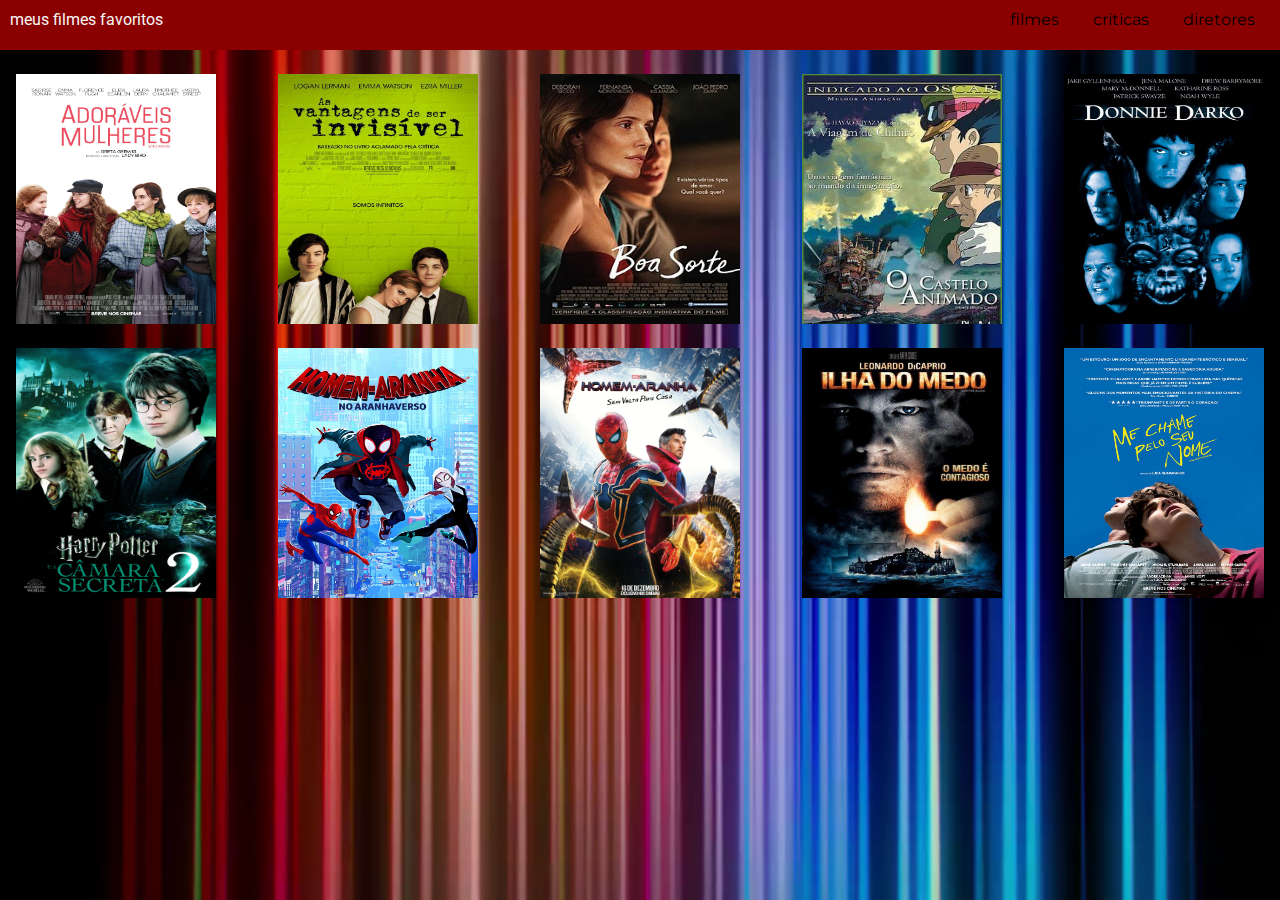
<file: index.html>
<!DOCTYPE html>
<html lang="PT-BR">
<head>
    <meta charset="UTF-8">
    <meta http-equiv="X-UA-Compatible" content="IE=edge">
    <meta name="viewport" content="width=device-width, initial-scale=1.0">
    <title>filmes favoritos</title>
    <link rel="stylesheet" href="./style/style.css">
</head>
<body>
    <header class="cabecalho">
        <p class="paragrafo-cabecalho">meus filmes favoritos</p>
      <nav class="navegacao-cabecalho">
        <a class="link-cabecalho" href="index.html">filmes</a>
        <a class="link-cabecalho" href="criticas.html">criticas</a>
        <a class="link-cabecalho" href="diretores.html">diretores</a>
      </nav>
    </header>
    <img class="fundo" src="./imagens/tela-de-fundo.png" alt="fundo">
    <main class="conteudo">
       
       <div class="imagensdiv">
         <img class="imagens" src="./imagens/adoraveis-mulheres.webp" alt="filme adoraveis mulheres">
         <img class="imagens" src="./imagens/as-vantagens-de-ser-invisivel.jpg" alt="filme as vantagens de ser invisivel">
         <img class="imagens" src="./imagens/Boa_Sorte.jpg" alt="filme boa sorte">
         <img class="imagens" src="./imagens/castelo-animado.jpg" alt="castelo animado">
         <img class="imagens" src="./imagens/donnie-darko.jpg" alt="donnie darko">
        </div>
        <div class="imagensdiv">
            <img class="imagens" src="./imagens/harry-potter.webp" alt="harry potter">
            <img class="imagens" src="./imagens/homem-aranha-no-aranhaverso.jpg" alt="homem aranha no aranha verso">
            <img class="imagens" src="./imagens/homem-aranha.webp" alt="homem-aranha">
            <img class="imagens" src="./imagens/ilha-do-medo.jpg" alt="ilha-do-medo">
            <img class="imagens" src="./imagens/me-chame-pelo-seu-nome.jpg" alt="me-chame-pelo-seu-nome">
        </div>
    </main>

    <footer></footer>
</body>
</html>
</file>
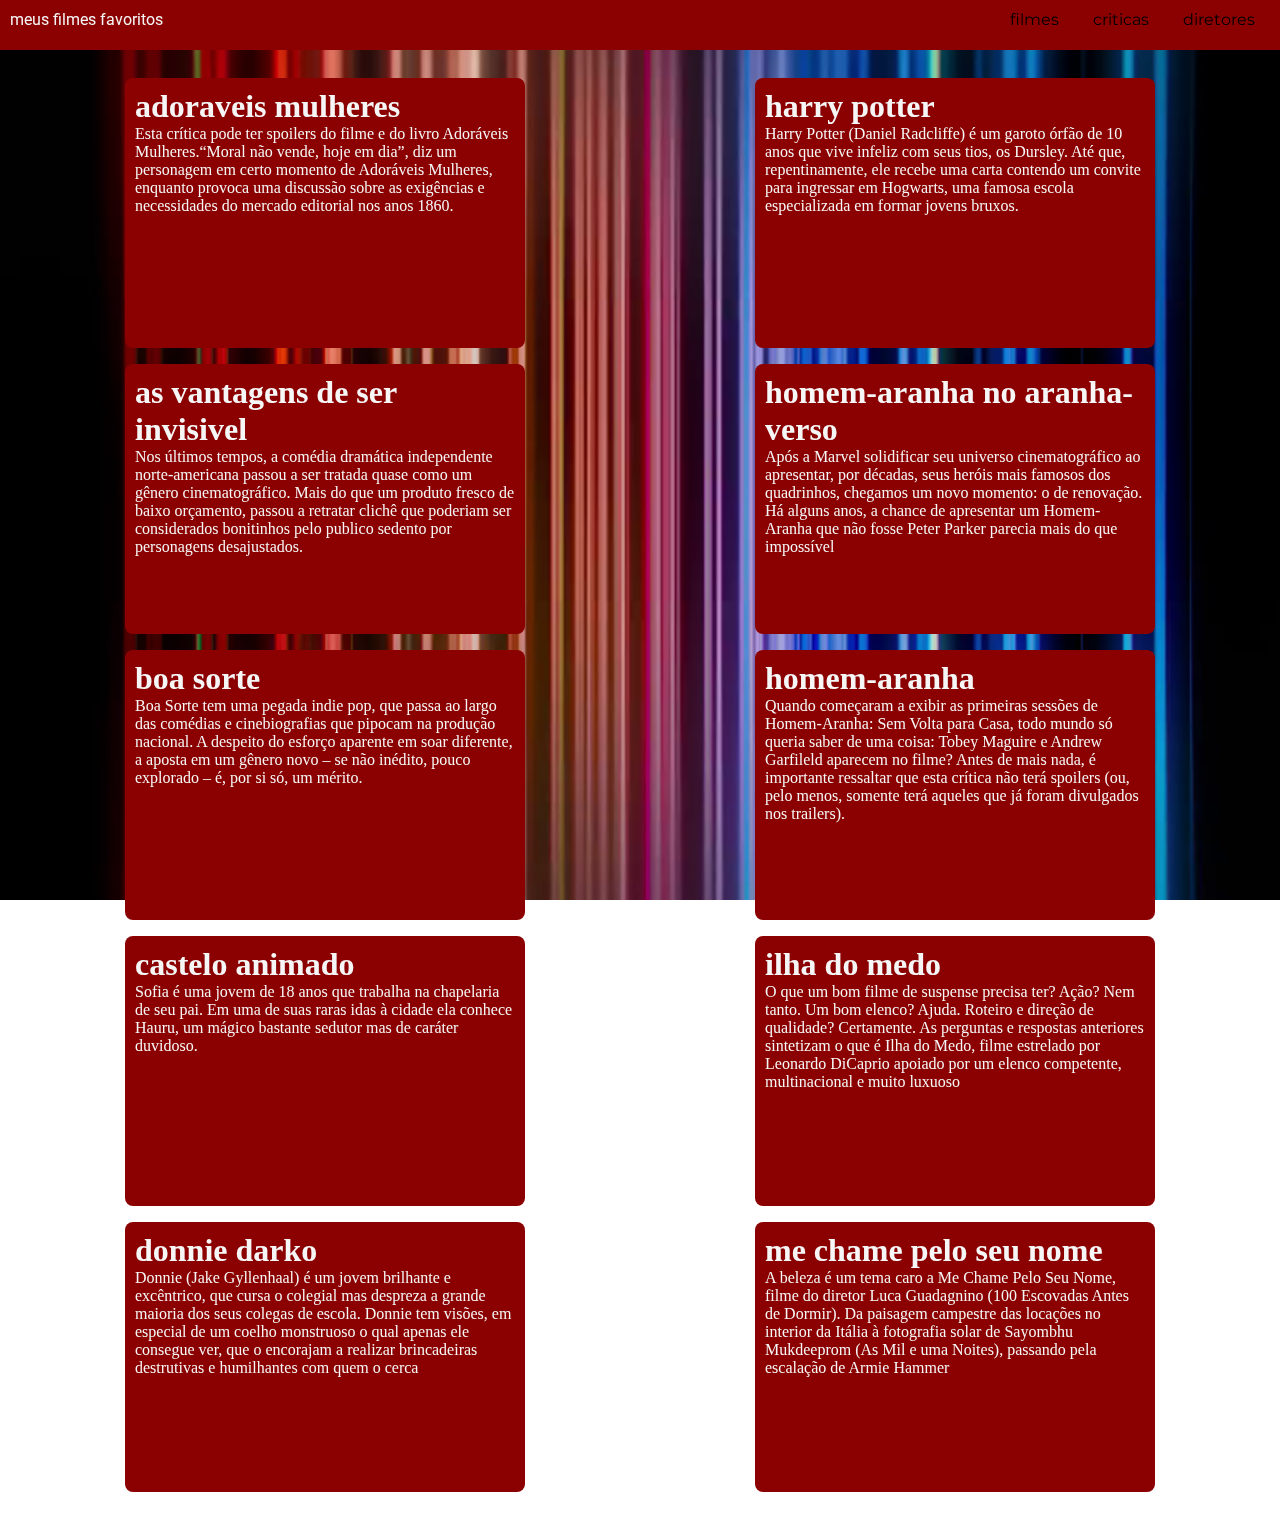
<file: criticas.html>
<!DOCTYPE html>
<html lang="PT-BR">
<head>
    <meta charset="UTF-8">
    <meta http-equiv="X-UA-Compatible" content="IE=edge">
    <meta name="viewport" content="width=device-width, initial-scale=1.0">
    <title>criticas</title>
    <link rel="stylesheet" href="./style/style.css">
</head>
<body>
    <header class="cabecalho">
        <p class="paragrafo-cabecalho">meus filmes favoritos</p>
      <nav class="navegacao-cabecalho">
        <a class="link-cabecalho" href="index.html">filmes</a>
        <a class="link-cabecalho" href="criticas.html">criticas</a>
        <a class="link-cabecalho" href="diretores.html">diretores</a>
      </nav>
    </header>
    <img class="fundo" src="./imagens/tela-de-fundo.png" alt="fundo">
    <main class="conteudocriticas">
       <section>
        <div class="criticas">
          <h1>adoraveis mulheres</h1>
          <p>Esta crítica pode ter spoilers do filme e do livro Adoráveis Mulheres.“Moral não vende, hoje em dia”, diz um personagem em certo momento de Adoráveis Mulheres, enquanto provoca uma discussão sobre as exigências e necessidades do mercado editorial nos anos 1860.  </p>
        </div>
        <div class="criticas">
          <h1>as vantagens de ser invisivel</h1>
          <p>Nos últimos tempos, a comédia dramática independente norte-americana passou a ser tratada quase como um gênero cinematográfico. Mais do que um produto fresco de baixo orçamento, passou a retratar clichê que poderiam ser considerados bonitinhos pelo publico sedento por personagens desajustados.</p>
        </div>
        <div class="criticas">
          <h1>boa sorte</h1>
          <p>Boa Sorte tem uma pegada indie pop, que passa ao largo das comédias e cinebiografias que pipocam na produção nacional. A despeito do esforço aparente em soar diferente, a aposta em um gênero novo – se não inédito, pouco explorado – é, por si só, um mérito. </p>
        </div>
          <div class="criticas">
          <h1>castelo animado</h1>
          <p>Sofia é uma jovem de 18 anos que trabalha na chapelaria de seu pai. Em uma de suas raras idas à cidade ela conhece Hauru, um mágico bastante sedutor mas de caráter duvidoso.</p>
        </div>
        <div class="criticas">
          <h1>donnie darko</h1>
          <p>Donnie (Jake Gyllenhaal) é um jovem brilhante e excêntrico, que cursa o colegial mas despreza a grande maioria dos seus colegas de escola. Donnie tem visões, em especial de um coelho monstruoso o qual apenas ele consegue ver, que o encorajam a realizar brincadeiras destrutivas e humilhantes com quem o cerca</p>
        </div>
       </section>
       <section>
         <div class="criticas">
            <h1>harry potter</h1>
            <p>Harry Potter (Daniel Radcliffe) é um garoto órfão de 10 anos que vive infeliz com seus tios, os Dursley. Até que, repentinamente, ele recebe uma carta contendo um convite para ingressar em Hogwarts, uma famosa escola especializada em formar jovens bruxos.</p>
        </div>
         <div class="criticas">
            <h1>homem-aranha no aranha-verso</h1>
            <p>Após a Marvel solidificar seu universo cinematográfico ao apresentar, por décadas, seus heróis mais famosos dos quadrinhos, chegamos um novo momento: o de renovação. Há alguns anos, a chance de apresentar um Homem-Aranha que não fosse Peter Parker parecia mais do que impossível</p>
         </div>
         <div class="criticas">
            <h1>homem-aranha</h1>
            <p>Quando começaram a exibir as primeiras sessões de Homem-Aranha: Sem Volta para Casa, todo mundo só queria saber de uma coisa: Tobey Maguire e Andrew Garfileld aparecem no filme? Antes de mais nada, é importante ressaltar que esta crítica não terá spoilers (ou, pelo menos, somente terá aqueles que já foram divulgados nos trailers).</p>
        </div>
            <div class="criticas">
            <h1>ilha do medo</h1>
            <p>O que um bom filme de suspense precisa ter?  Ação? Nem tanto. Um bom elenco? Ajuda.  Roteiro e direção de qualidade? Certamente.  As perguntas e respostas anteriores sintetizam o que é Ilha do Medo, filme estrelado por Leonardo DiCaprio apoiado por um elenco competente, multinacional e muito luxuoso</p>
        </div>
        <div class="criticas">
            <h1>me chame pelo seu nome</h1>
            <p>A beleza é um tema caro a Me Chame Pelo Seu Nome, filme do diretor Luca Guadagnino (100 Escovadas Antes de Dormir). Da paisagem campestre das locações no interior da Itália à fotografia solar de Sayombhu Mukdeeprom (As Mil e uma Noites), passando pela escalação de Armie Hammer</p>
        </div>
    </section>
     </main>
</body>
</html>
</file>
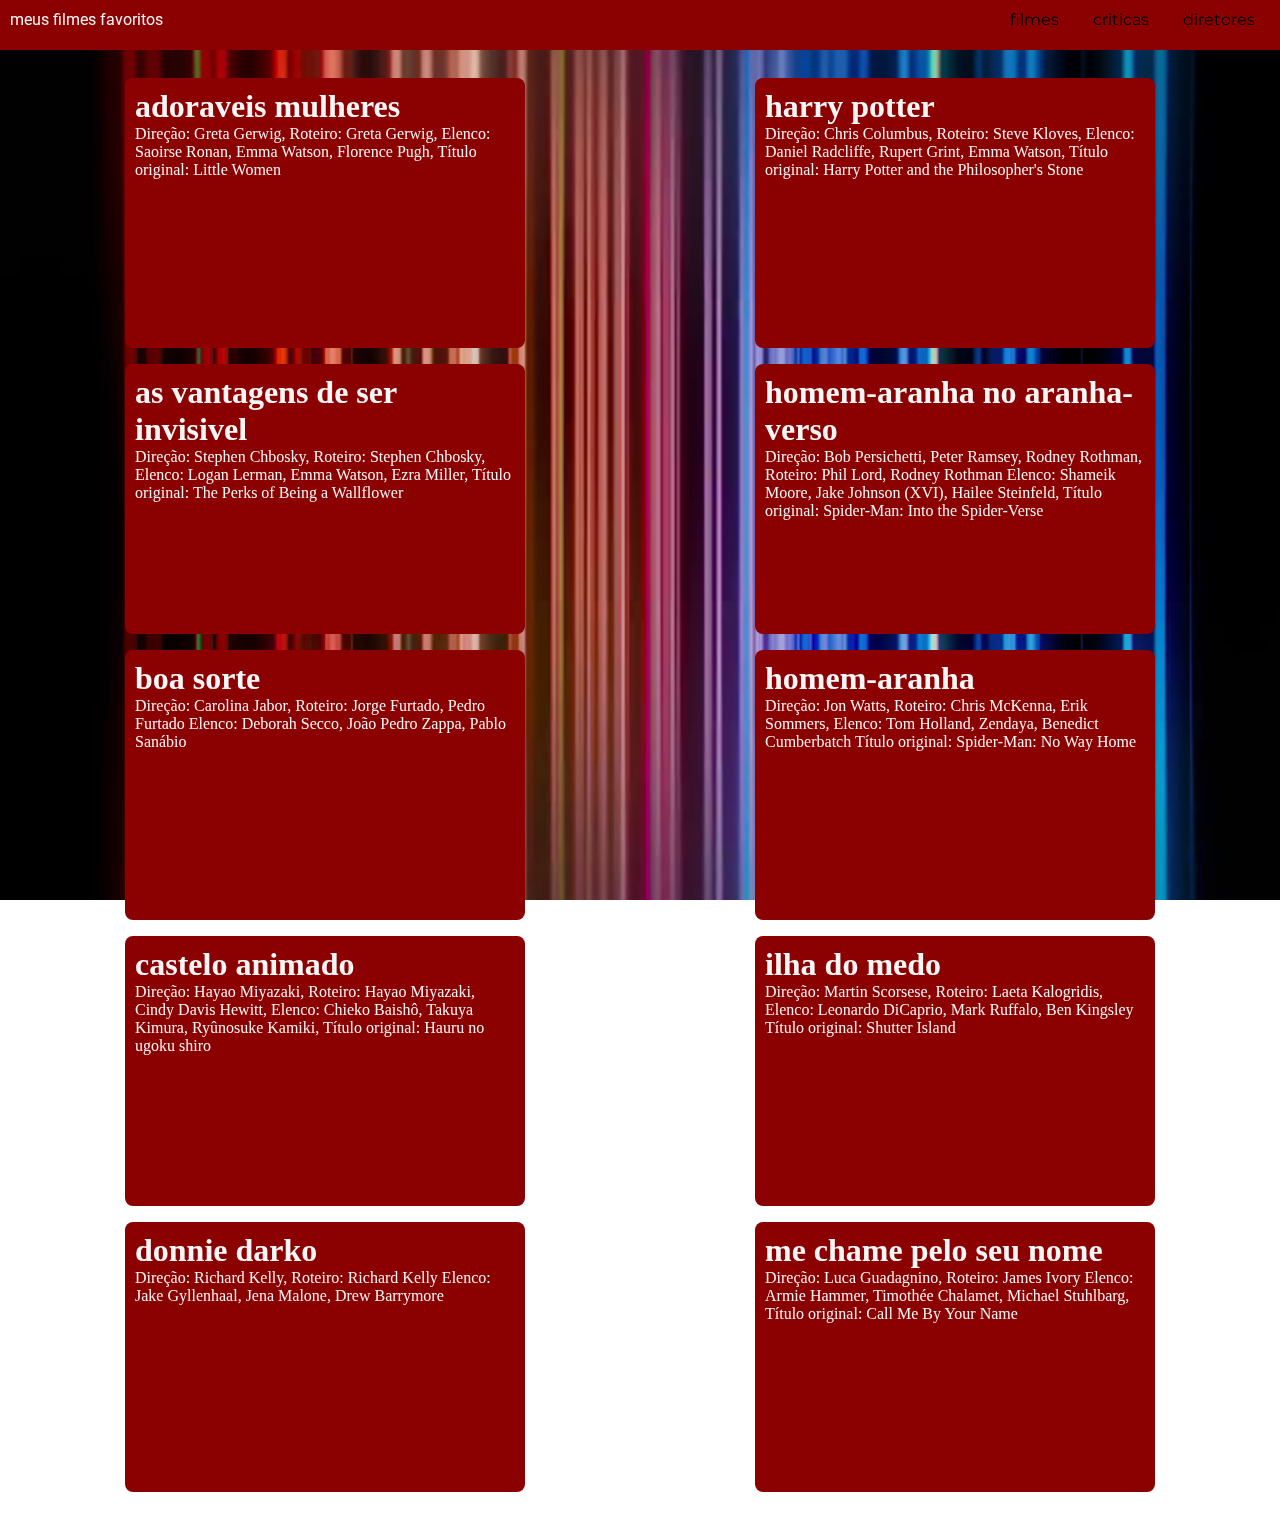
<file: diretores.html>
<!DOCTYPE html>
<html lang="PT-BR">
<head>
    <meta charset="UTF-8">
    <meta http-equiv="X-UA-Compatible" content="IE=edge">
    <meta name="viewport" content="width=device-width, initial-scale=1.0">
    <title>diretores</title>
    <link rel="stylesheet" href="./style/style.css">
</head>
<body>
    <header class="cabecalho">
        <p class="paragrafo-cabecalho">meus filmes favoritos</p>
      <nav class="navegacao-cabecalho">
        <a class="link-cabecalho" href="index.html">filmes</a>
        <a class="link-cabecalho" href="criticas.html">criticas</a>
        <a class="link-cabecalho" href="diretores.html">diretores</a>
      </nav>
    </header>
    <img class="fundo" src="./imagens/tela-de-fundo.png" alt="fundo">
    <main class="conteudocriticas">
       <section>
        <div class="criticas">
          <h1>adoraveis mulheres</h1>
           <p>Direção: Greta Gerwig,
            Roteiro: Greta Gerwig,
            Elenco: Saoirse Ronan, Emma Watson, Florence Pugh,
            Título original: Little Women</p>
        </div>
        <div class="criticas">
          <h1>as vantagens de ser invisivel</h1>
            <p>Direção: Stephen Chbosky,
                Roteiro: Stephen Chbosky,
                Elenco: Logan Lerman, Emma Watson, Ezra Miller,
                Título original: The Perks of Being a Wallflower</p>
        </div>
        <div class="criticas">
          <h1>boa sorte</h1>
          <p>Direção: Carolina Jabor,
            Roteiro: Jorge Furtado, Pedro Furtado
            Elenco: Deborah Secco, João Pedro Zappa, Pablo Sanábio</p>
        </div>
          <div class="criticas">
          <h1>castelo animado</h1>
           <p>Direção: Hayao Miyazaki,
            Roteiro: Hayao Miyazaki, Cindy Davis Hewitt,
            Elenco: Chieko Baishô, Takuya Kimura, Ryûnosuke Kamiki,
            Título original: Hauru no ugoku shiro</p>
        </div>
        <div class="criticas">
          <h1>donnie darko</h1>
          <p>Direção: Richard Kelly,
            Roteiro: Richard Kelly
            Elenco: Jake Gyllenhaal, Jena Malone, Drew Barrymore</p>
        </div>
       </section>
       <section>
         <div class="criticas">
            <h1>harry potter</h1>
             <p>Direção: Chris Columbus,
                Roteiro: Steve Kloves,
                Elenco: Daniel Radcliffe, Rupert Grint, Emma Watson,
                Título original: Harry Potter and the Philosopher's Stone</p>
        </div>
         <div class="criticas">
            <h1>homem-aranha no aranha-verso</h1>
            <p>Direção: Bob Persichetti, Peter Ramsey, Rodney Rothman,
                Roteiro: Phil Lord, Rodney Rothman
                Elenco: Shameik Moore, Jake Johnson (XVI), Hailee Steinfeld,
                Título original: Spider-Man: Into the Spider-Verse</p>
        </div>
         <div class="criticas">
            <h1>homem-aranha</h1>
            <p>Direção: Jon Watts,
                Roteiro: Chris McKenna, Erik Sommers,
                Elenco: Tom Holland, Zendaya, Benedict Cumberbatch
                Título original: Spider-Man: No Way Home</p>
        </div>
            <div class="criticas">
            <h1>ilha do medo</h1>
            <p>Direção: Martin Scorsese,
                Roteiro: Laeta Kalogridis,
                Elenco: Leonardo DiCaprio, Mark Ruffalo, Ben Kingsley
                Título original: Shutter Island</p>
        </div>
        <div class="criticas">
            <h1>me chame pelo seu nome</h1>
             <p>Direção: Luca Guadagnino,
                Roteiro: James Ivory
                Elenco: Armie Hammer, Timothée Chalamet, Michael Stuhlbarg,
                Título original: Call Me By Your Name</p>
        </div>
    </section>
     </main>
</body>
</html>
</file>
<file: style/style.css>
@import url('https://fonts.googleapis.com/css2?family=Krona+One&family=Montserrat:wght@400;600&family=Roboto:wght@300&display=swap');


*{
    margin: 0;
    padding: 0;
    box-sizing: border-box;
}
body{
    max-width: 100vw;
    overflow-x: hidden;
}

.fundo{
    content: '';
    min-height: 100vh;
    width: 100vw;
    position: fixed;
    top: 0;
    left: 0;
    z-index:-1;
}

.imagens{
   width: 200px;
   height: 250px;
 
}
.imagensdiv{
    display: flex;
    align-items: center;
    justify-content: space-between;
    padding: 8px 0 0 0 ;
    margin: 1rem;
    
}
.cabecalho{
    background-color: darkred;
    width: 100vw;
    padding: 10px;
    text-align: center;
    display: flex;
    justify-content: space-between;
   height: 50px;
   
}
.paragrafo-cabecalho{
font-family: 'roboto', sans-serif;
font-size: 1,50rem;
color: #f6f6f6;
}
.link-cabecalho{
    text-decoration: none;
    font-family: 'montserrat', sans-serif;
    color: black;
    font-size: 1,30rem;
    margin: 15px;
}
.link-cabecalho:hover{
    color: dimgray;
}
.criticas{
    background-color: darkred;
    width: 25rem;
    height: 30vh;
    align-items: center;
    margin: 8px;
    padding: 10px;
    border-radius: 8px;
    color: #f6f6f6;
}
.conteudocriticas{
    display:flex ;
    align-items: center;
    margin: 10px;
}
section{
    width: 50vw;
    display: flex;
    align-items: center;
    justify-content: center;
    flex-direction: column;
    margin: 10px;
}
@media (max-width: 860px){
    .imagensdiv{ 
        display: flex;
        flex-direction: column;
        gap: 5px;
    }
    .conteudocriticas{
        display: flex;
        flex-direction: column;
    }
}
@media (max-width: 433px){
    .cabecalho{
        margin: 0;
        font-size: 14px;
    }
}
@media (max-width: 393px){
    .cabecalho{
        margin: 0;
        font-size: 13px;
    }
}
@media (max-width: 375px){
    .cabecalho{
        margin: 0;
        font-size: 11px;
    }
}
</file>
